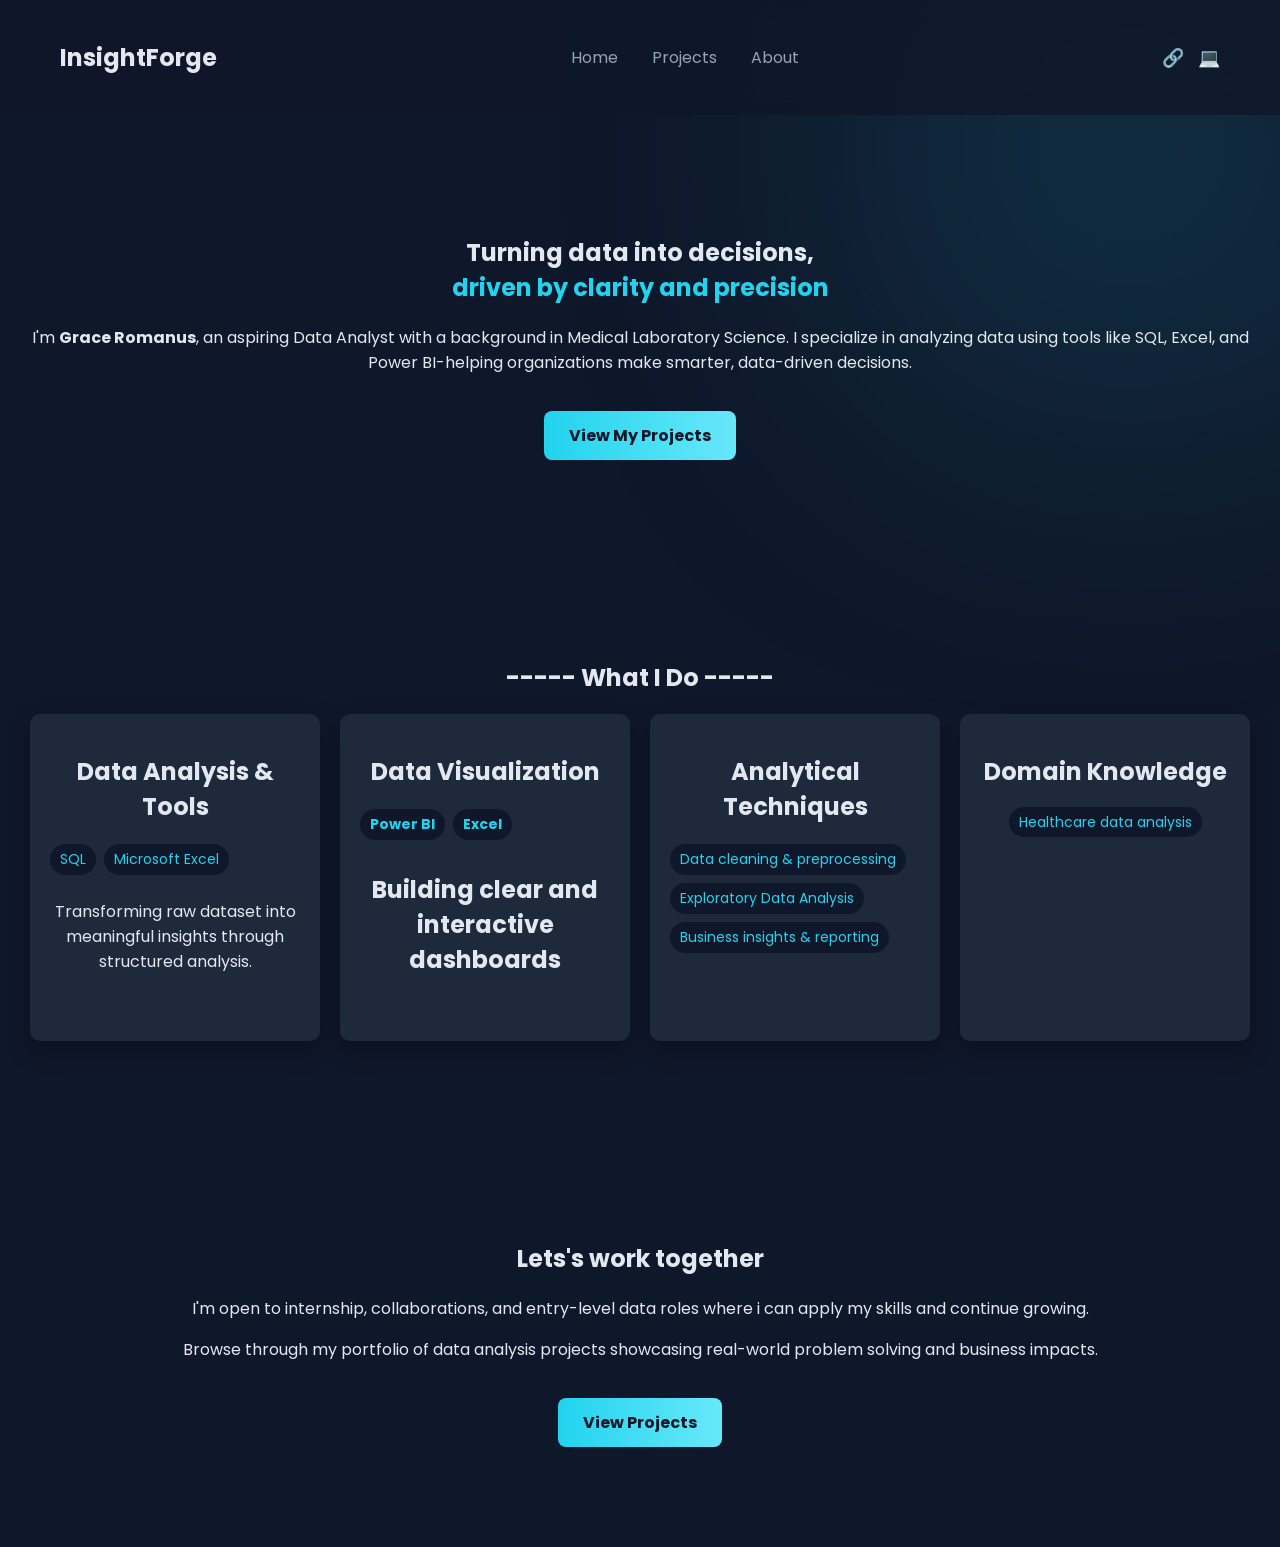
<file: index.html>
<!DOCTYPE html>
<html>
<head>
<title>Home</title>

<link rel="stylesheet" href="style.css">
<link href="https://fonts.googleapis.com/css2?family=Poppins&display=swap" rel="stylesheet">
</head>

<body>
<div class="bg-glow"></div>

<nav class="navbar">
  <h1>InsightForge</h1>

  <div class="nav-links">
    <a href="index.html">Home</a>
    <a href="projects.html">Projects</a>
    <a href="about.html">About</a>
  </div>

  <div class="socials">
    <a href="#">🔗</a>
    <a href="#">💻</a>
  </div>
</nav>

<section class="hero">
  <h1>Turning data into decisions,<br><span class="highlight">driven by clarity and precision</span></h1>
  <p>I'm <strong>Grace Romanus</strong>, an aspiring Data Analyst with a background in Medical Laboratory Science.
    I specialize in analyzing data using tools like SQL, Excel, and Power BI-helping organizations make smarter, data-driven decisions.</p>
  <a href="projects.html" class="btn">View My Projects</a>
</section>

<section class="section">
  <h1>----- What I Do -----</h1>

  <div class="cards">
    <div class="card"><h2>Data Analysis & Tools</h2>
<div class="tags">
          <span class="tag">SQL</span>
          <span class="tag">Microsoft Excel</span>
  <p>Transforming raw dataset into meaningful insights through structured analysis.</p>
        </div>
    </div>

    <div class="card"><h2>Data Visualization<h2/>
    <div class="tags">
          <span class="tag">Power BI</span>
      <span class="tag">Excel</span>
      <p>Building clear and interactive dashboards</p>
     </div>
    </div>

    <div class="card"><h2>Analytical Techniques</h2>
    <div class="tags">
          <span class="tag">Data cleaning & preprocessing</span>
          <span class="tag">Exploratory Data Analysis</span>
          <span class="tag">Business insights & reporting</span>
        </div>
        </div>

    <div class="card"><h2>Domain Knowledge</h2>
    <span class="tag">Healthcare data analysis</span>
    </span>

</section>

<section class="hero">
  <h1>Lets's work together</h1>
  <p>I'm open to internship, collaborations, and entry-level data roles where i can apply my skills and continue growing.
  <p>Browse through my portfolio of data analysis projects showcasing real-world problem solving and business impacts.</p>
  <a href="projects.html" class="btn">View Projects</a>
</section>

</body>
</html>
</file>
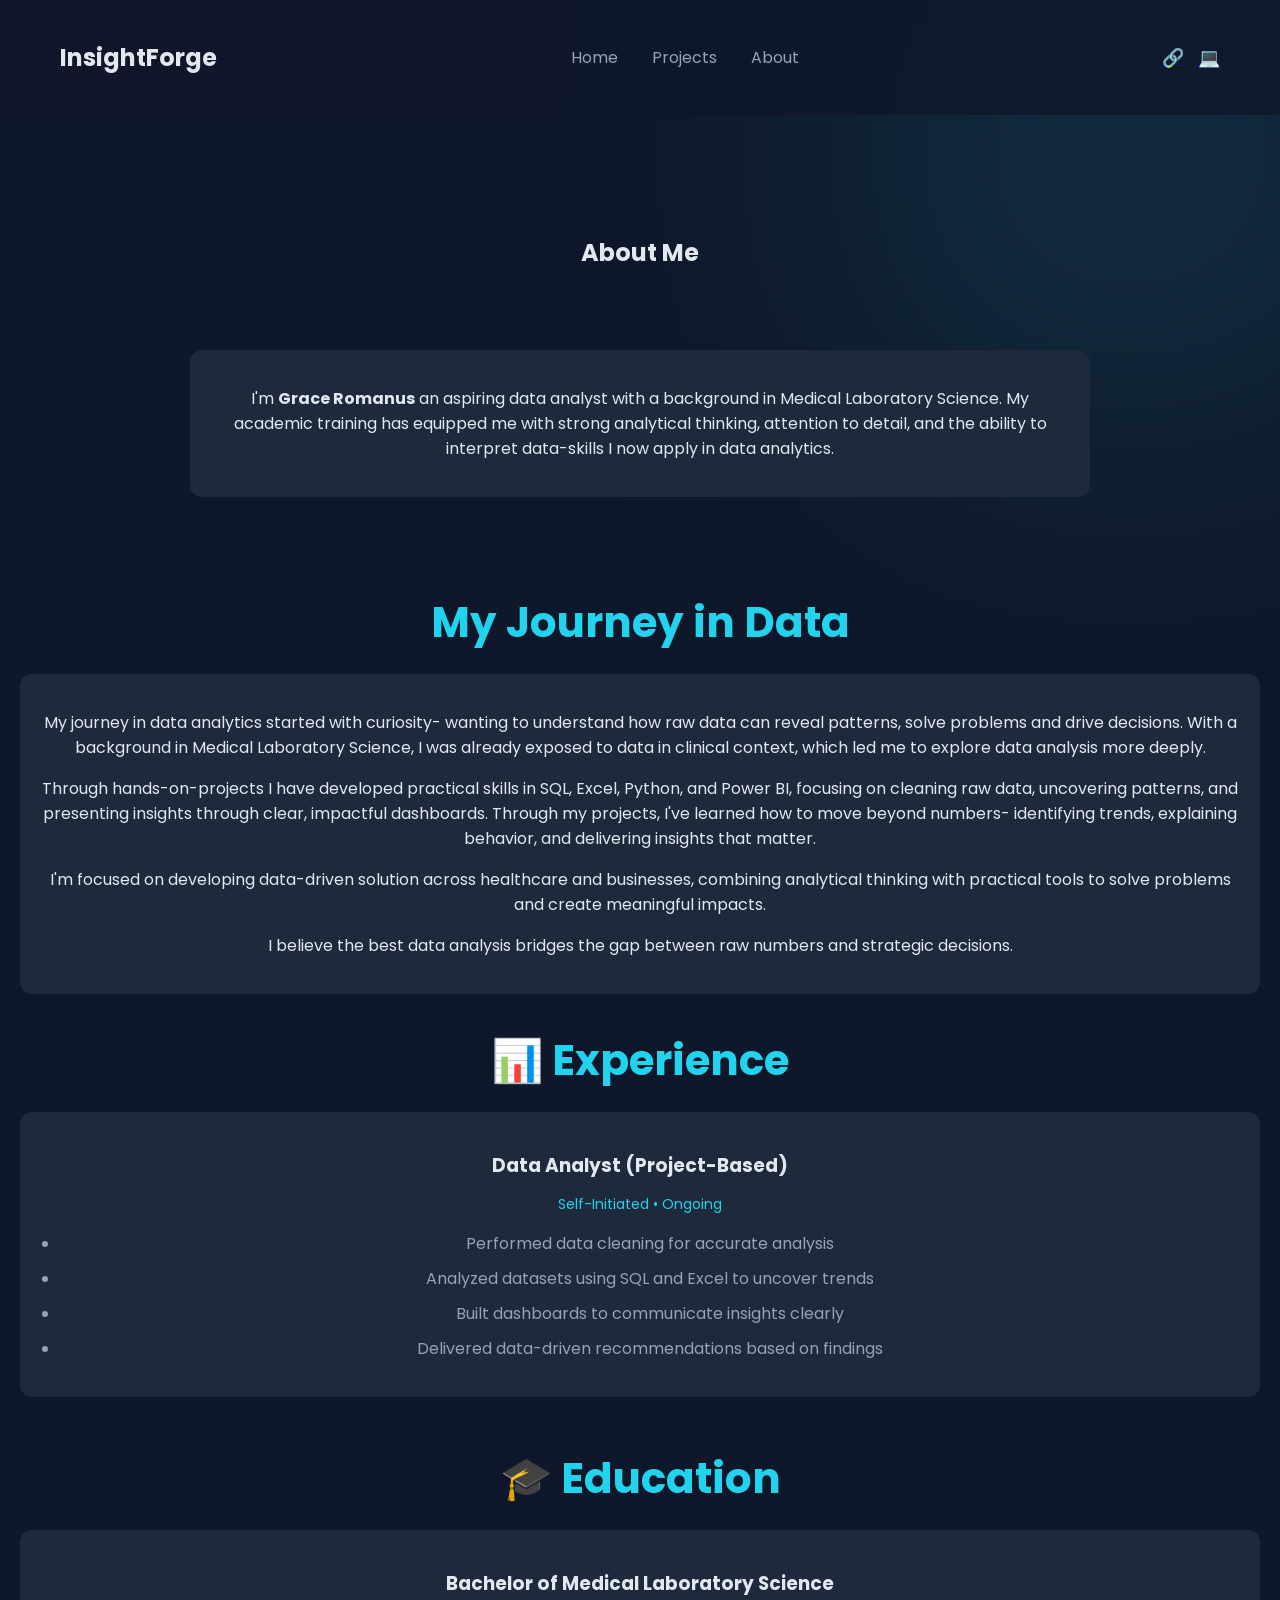
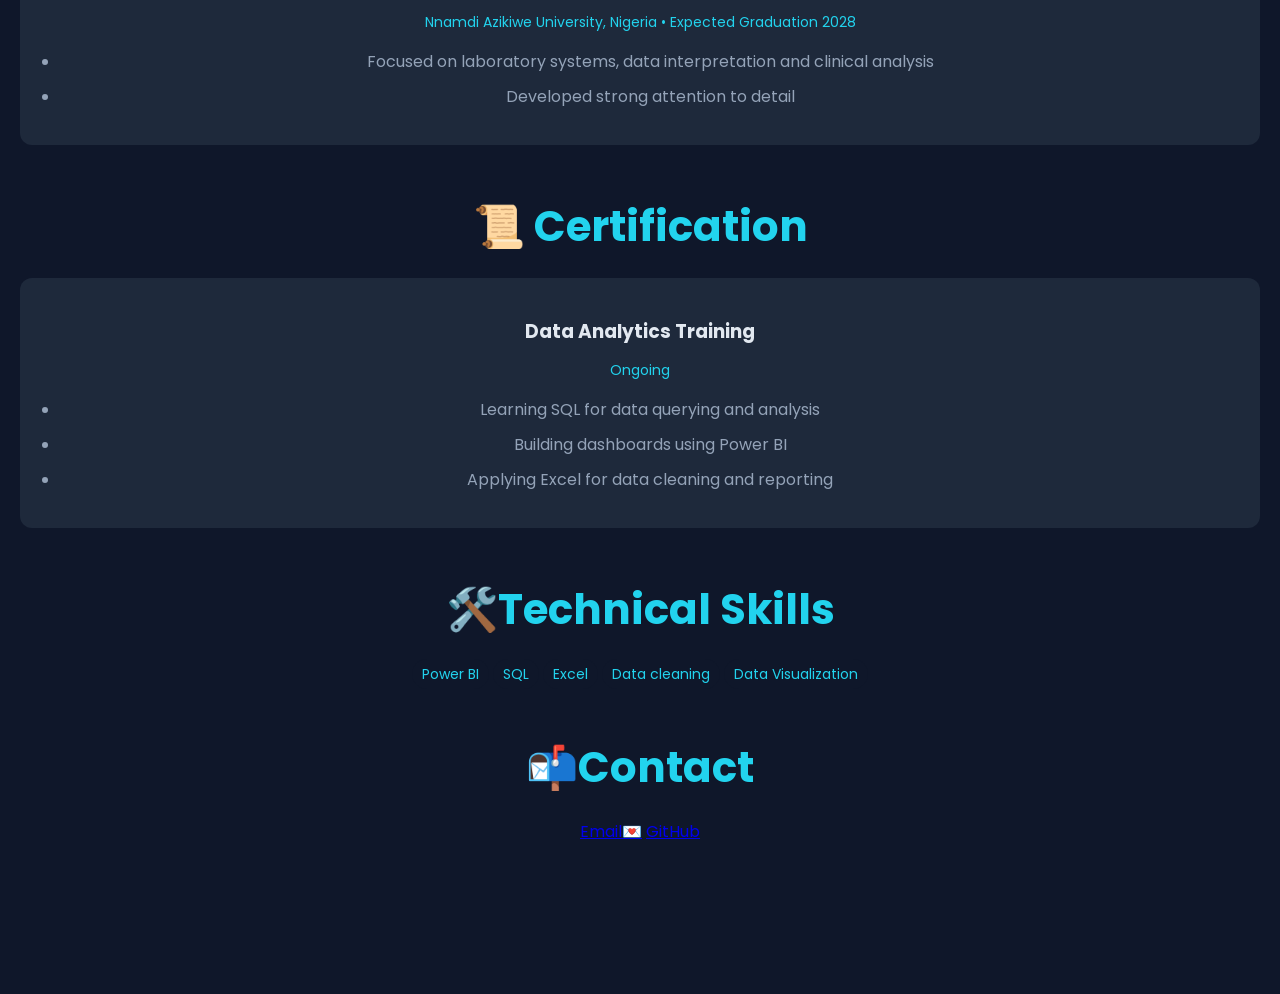
<file: about.html>
<!DOCTYPE html>
<html>
<head>
<title>About</title>

<link rel="stylesheet" href="style.css">
<link href="https://fonts.googleapis.com/css2?family=Poppins&display=swap" rel="stylesheet">
</head>

<body>
<div class="bg-glow"></div>

<nav class="navbar">
  <h1>InsightForge</h1>

  <div class="nav-links">
    <a href="index.html">Home</a>
    <a href="projects.html">Projects</a>
    <a href="about.html">About</a>
  </div>

  <div class="socials">
    <a href="#">🔗</a>
    <a href="#">💻</a>
  </div>
</nav>

<section class="hero">
  <h1>About Me</h1>

<div class="about-container">

  <div class="experience-item">
  <p>I'm <strong>Grace Romanus</strong> an aspiring data analyst with a background in Medical Laboratory Science. 
    My academic training has equipped me with strong analytical thinking, attention to detail, and the ability to interpret data-skills I now apply in data analytics.</p>
</div>
</div>

<div class="about-section">
    <h2>My Journey in Data</h2>
  <div class="experience-item">
    <p>My journey in data analytics started with curiosity- wanting to understand how raw data can reveal patterns, solve problems and drive decisions. With a background in Medical Laboratory Science, I was already exposed to data in clinical context, which led me to explore data analysis more deeply.</p>
  <p>Through hands-on-projects I have developed practical skills in SQL, Excel, Python, and Power BI, focusing on cleaning raw data, uncovering patterns, and presenting insights through clear, impactful dashboards. Through my projects, I've learned how to move beyond numbers- identifying trends, explaining behavior, and delivering insights that matter.</p>
  <p>I'm focused on developing data-driven solution across healthcare and businesses, combining analytical thinking with practical tools to solve problems and create meaningful impacts.</p>
<p>I believe the best data analysis bridges the gap between raw numbers and strategic decisions.</p>
</div>

  <!-- EXPERIENCE -->
  <div class="about-section">
    <h2>📊 Experience</h2>

    <div class="experience-item">
      <h3>Data Analyst (Project-Based)</h3>
      <p class="meta">Self-Initiated • Ongoing</p>

      <ul>
        <li>Performed data cleaning for accurate analysis</li>
        <li>Analyzed datasets using SQL and Excel to uncover trends</li>
        <li>Built dashboards to communicate insights clearly</li>
        <li>Delivered data-driven recommendations based on findings</li>
      </ul>
    </div>
  </div>

  <!-- EDUCATION -->
  <div class="about-section">
    <h2>🎓 Education</h2>

    <div class="experience-item">
      <h3>Bachelor of Medical Laboratory Science</h3>
      <p class="meta">Nnamdi Azikiwe University, Nigeria • Expected Graduation 2028</p>

      <ul>
        <li>Focused on laboratory systems, data interpretation and clinical analysis</li>
        <li>Developed strong attention to detail</li>
      </ul>
    </div>
  </div>

  <!-- CERTIFICATION -->
  <div class="about-section">
    <h2>📜 Certification</h2>

    <div class="experience-item">
      <h3>Data Analytics Training</h3>
      <p class="meta">Ongoing</p>

      <ul>
        <li>Learning SQL for data querying and analysis</li>
        <li>Building dashboards using Power BI</li>
        <li>Applying Excel for data cleaning and reporting</li>
      </ul>
    </div>
  </div>

</div>

  <div class="about-section">
  <h2>🛠️Technical Skills</h2>
<div class="experience-item>
       <div class="tags">
          <span class="tag">Power BI</span>
          <span class="tag">SQL</span>
          <span class="tag">Excel</span>
         <span class="tag">Data cleaning</span>
         <span class="tag">Data Visualization</span>
        </div>

</div>

  <div class="about-section">
    <h2>📬Contact</h2>
     <a href="graceromanus44@gmail.com">Email💌</a>
    <a href="https://github.com/romanusamarachi21-svg">GitHub</a>
  </div>
</body>
</html>
</file>
<file: style.css>
body {
  margin: 0;
  font-family: 'Poppins', sans-serif;
  background: #0F172A;
  color: #E2E8F0;
}

/* NAV */
.navbar {
  display: flex;
  justify-content: space-between;
  align-items: center;
  padding: 20px 60px;
}

.nav-links a {
  position: relative;
  margin: 0 15px;
  color: #94A3B8;
  text-decoration: none;
}

.nav-links a::after {
  content: "";
  position: absolute;
  width: 0%;
  height: 2px;
  background: #22D3EE;
  left: 0;
  bottom: -5px;
  transition: 0.3s;
}

.nav-links a:hover::after {
  width: 100%;
}

.socials a {
  margin-left: 10px;
  font-size: 18px;
}

/* HERO */
.hero {
  text-align: center;
  padding: 100px 20px;
}

.highlight {
  color: #22D3EE;
}

/* BUTTON (FIXED ISSUE HERE) */
.btn {
  display: inline-block;
  margin-top: 20px;
  padding: 12px 25px;
  background: linear-gradient(90deg, #22D3EE, #67E8F9);
  color: #0F172A;
  border-radius: 8px;
  text-decoration: none;
  font-weight: bold;
  transition: 0.3s;
}

.btn:hover {
  transform: translateY(-3px);
  box-shadow: 0 10px 20px rgba(34, 211, 238, 0.3);
}

/* SECTION (FIXES CORE EXPERTISE ISSUE) */
.section {
  padding: 80px 20px;
  text-align: center;
}

/* CARDS */
.cards {
  display: flex;
  justify-content: center;
  flex-wrap: wrap;
  gap: 20px;
}

.card {
  background: #1E293B;
  padding: 20px;
  border-radius: 10px;
  width: 250px;
}

.card, .project {
  transition: 0.3s;
}

.card:hover, .project:hover {
  transform: translateY(-8px);
  box-shadow: 0 10px 25px rgba(0,0,0,0.3);
}

/* PROJECT CARDS */
.container {
  display: grid;
  grid-template-columns: repeat(auto-fit, minmax(250px, 1fr));
  padding: 60px 20px;
  gap: 20px;
}

.project-card {
  background: #1E293B;
  padding: 20px;
  border-radius: 10px;
  cursor: pointer;
}

/* CTA */
.cta {
  background: linear-gradient(145deg, #1E293B, #0F172A);
  padding: 60px 20px;
  margin: 50px;
  border-radius: 12px;
  text-align: center;
  border: 1px solid rgba(255,255,255,0.05);
}

.cta p {
  color: #94A3B8;
}

/* ABOUT */
.block {
  background: #1E293B;
  padding: 20px;
  margin-bottom: 20px;
  border-radius: 10px;
}

.skills {
  display: flex;
  gap: 10px;
  flex-wrap: wrap;
}

.skill {
  background: #1E293B;
  padding: 10px;
  border-radius: 20px;
}

img {
  width: 100%;
  max-width: 700px;
  height: auto;
  display: block;
  margin: 30px auto;
  border-radius: 12px;
  box-shadow: 0 10px 30px rgba(0,0,0,0.4);
}

/* TAGS */
.tags {
  display: flex;
  flex-wrap: wrap;
  gap: 8px;
}

.tag {
  background: #0F172A;
  padding: 5px 10px;
  border-radius: 20px;
  font-size: 14px;
  color: #22D3EE;
}

.about-container {
  max-width: 900px;
  margin: auto;
  padding: 60px 20px;
}

.about-section {
  margin-bottom: 50px;
}

.about-section h2 {
  color: #22D3EE;
  margin-bottom: 20px;
}

/* CARD STYLE */
.experience-item {
  background: #1E293B;
  padding: 20px;
  border-radius: 12px;
  position: relative;
}

/* TITLE */
.experience-item h3 {
  margin-bottom: 5px;
}

/* META TEXT */
.meta {
  color: #22D3EE;
  font-size: 14px;
  margin-bottom: 15px;
}

/* LIST */
.experience-item ul {
  padding-left: 20px;
}

.experience-item li {
  margin-bottom: 10px;
  color: #94A3B8;
}


.bg-glow {
  position: fixed;
  width: 500px;
  height: 500px;
  background: #22D3EE;
  filter: blur(150px);
  opacity: 0.15;
  top: -100px;
  right: -100px;
  z-index: -1;
}

.hero h2 {
  font-size: 42px;
  animation: fadeIn 1.2s ease-in-out;
}

@keyframes fadeIn {
  from {
    opacity: 0;
    transform: translateY(20px);
  }
  to {
    opacity: 1;
    transform: translateY(0);
  }
}

.project-card, .card, .block {
  box-shadow: 0 8px 25px rgba(0,0,0,0.3);
}

.btn:hover {
  transform: translateY(-3px);
  box-shadow: 0 10px 20px rgba(34,211,238,0.3);
}

.navbar {
  background: rgba(15, 23, 42, 0.8);
  backdrop-filter: blur(10px);
}
</file>
